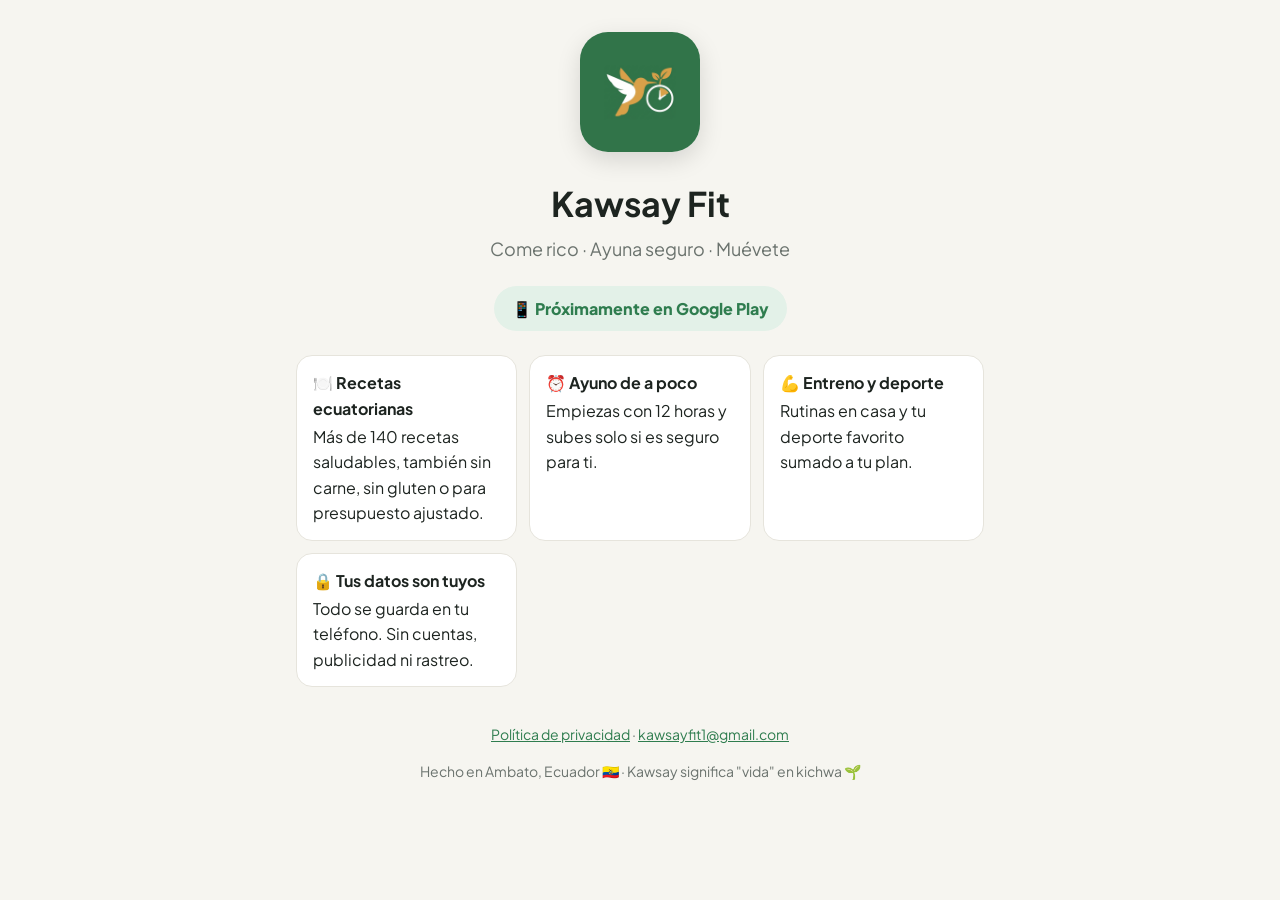
<file: index.html>
<!doctype html>
<html lang="es">
<head>
<meta charset="utf-8">
<meta name="viewport" content="width=device-width, initial-scale=1">
<title>Kawsay Fit</title>
<meta name="description" content="Kawsay Fit: recetas ecuatorianas, ayuno seguro y entreno en casa, a tu medida. Tus datos se quedan en tu teléfono.">
<link rel="icon" href="icono.png">
<link rel="stylesheet" href="fonts/fonts.css">
<style>
  :root{--bg:#f6f5f0;--card:#fff;--ink:#1d2420;--muted:#6b736e;--line:#e6e4dc;--green:#2f7d4f;--soft:#e3f1e8}
  @media (prefers-color-scheme: dark){:root{--bg:#121614;--card:#1f2523;--ink:#e8ece9;--muted:#9aa49e;--line:#2e3632;--green:#4caf74;--soft:#1d3327}}
  *{box-sizing:border-box}
  body{margin:0;background:var(--bg);color:var(--ink);font:16px/1.6 "Plus Jakarta Sans",system-ui,sans-serif}
  main{max-width:720px;margin:0 auto;padding:32px 16px 60px;text-align:center}
  img{width:120px;height:120px;border-radius:28px;box-shadow:0 8px 24px #0002}
  h1{font-size:34px;margin:18px 0 4px}
  .lema{color:var(--muted);font-size:18px;margin:0 0 22px}
  .grid{display:grid;grid-template-columns:repeat(auto-fit,minmax(200px,1fr));gap:12px;text-align:left;margin:24px 0}
  .card{background:var(--card);border:1px solid var(--line);border-radius:16px;padding:14px 16px}
  .card b{display:block;margin-bottom:2px}
  .pronto{display:inline-block;background:var(--soft);color:var(--green);font-weight:800;border-radius:999px;padding:10px 18px}
  footer{margin-top:36px;color:var(--muted);font-size:14px}
  a{color:var(--green)}
</style>
</head>
<body>
<main>
  <img src="icono.png" alt="Ícono de Kawsay Fit: un brote verde">
  <h1>Kawsay Fit</h1>
  <p class="lema">Come rico · Ayuna seguro · Muévete</p>
  <span class="pronto">📱 Próximamente en Google Play</span>
  <div class="grid">
    <div class="card"><b>🍽️ Recetas ecuatorianas</b>Más de 140 recetas saludables, también sin carne, sin gluten o para presupuesto ajustado.</div>
    <div class="card"><b>⏰ Ayuno de a poco</b>Empiezas con 12 horas y subes solo si es seguro para ti.</div>
    <div class="card"><b>💪 Entreno y deporte</b>Rutinas en casa y tu deporte favorito sumado a tu plan.</div>
    <div class="card"><b>🔒 Tus datos son tuyos</b>Todo se guarda en tu teléfono. Sin cuentas, publicidad ni rastreo.</div>
  </div>
  <footer>
    <p><a href="privacidad.html">Política de privacidad</a> · <a href="mailto:kawsayfit1@gmail.com">kawsayfit1@gmail.com</a></p>
    <p>Hecho en Ambato, Ecuador 🇪🇨 · Kawsay significa "vida" en kichwa 🌱</p>
  </footer>
</main>
</body>
</html>
</file>
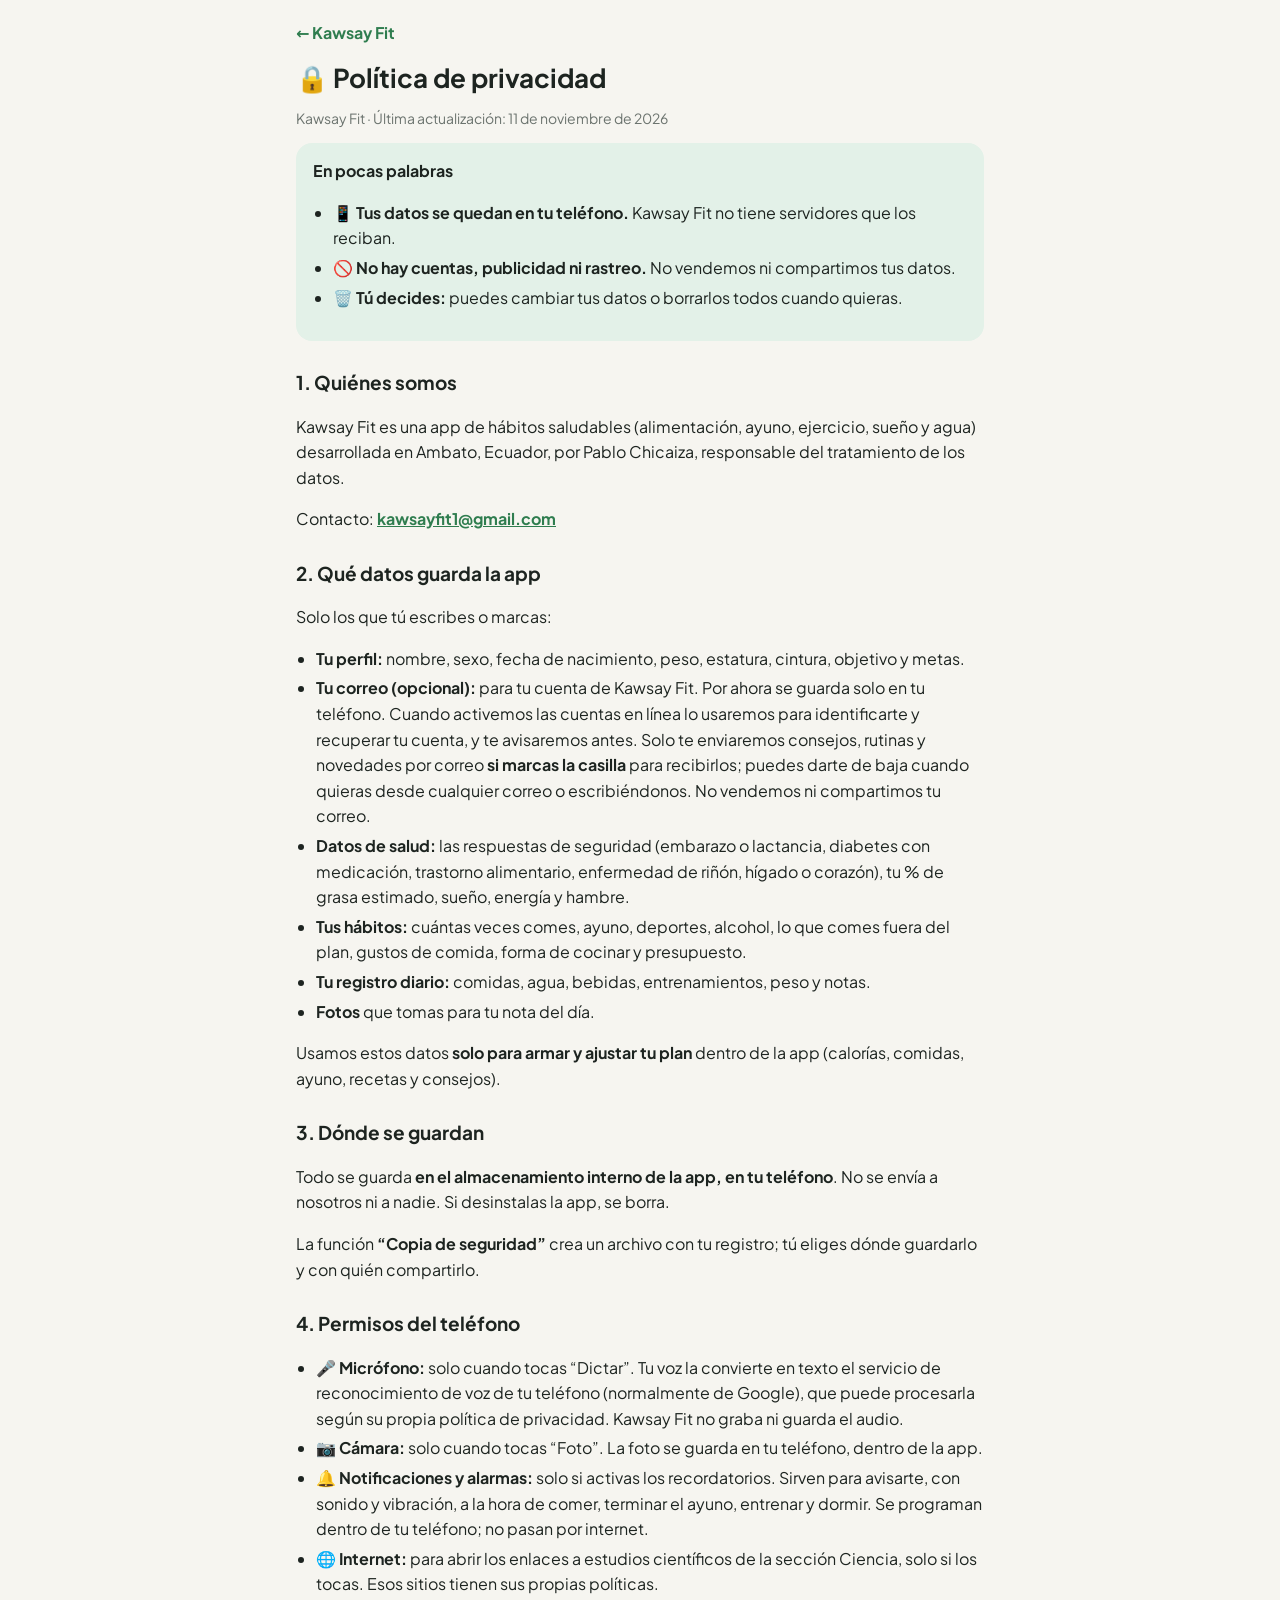
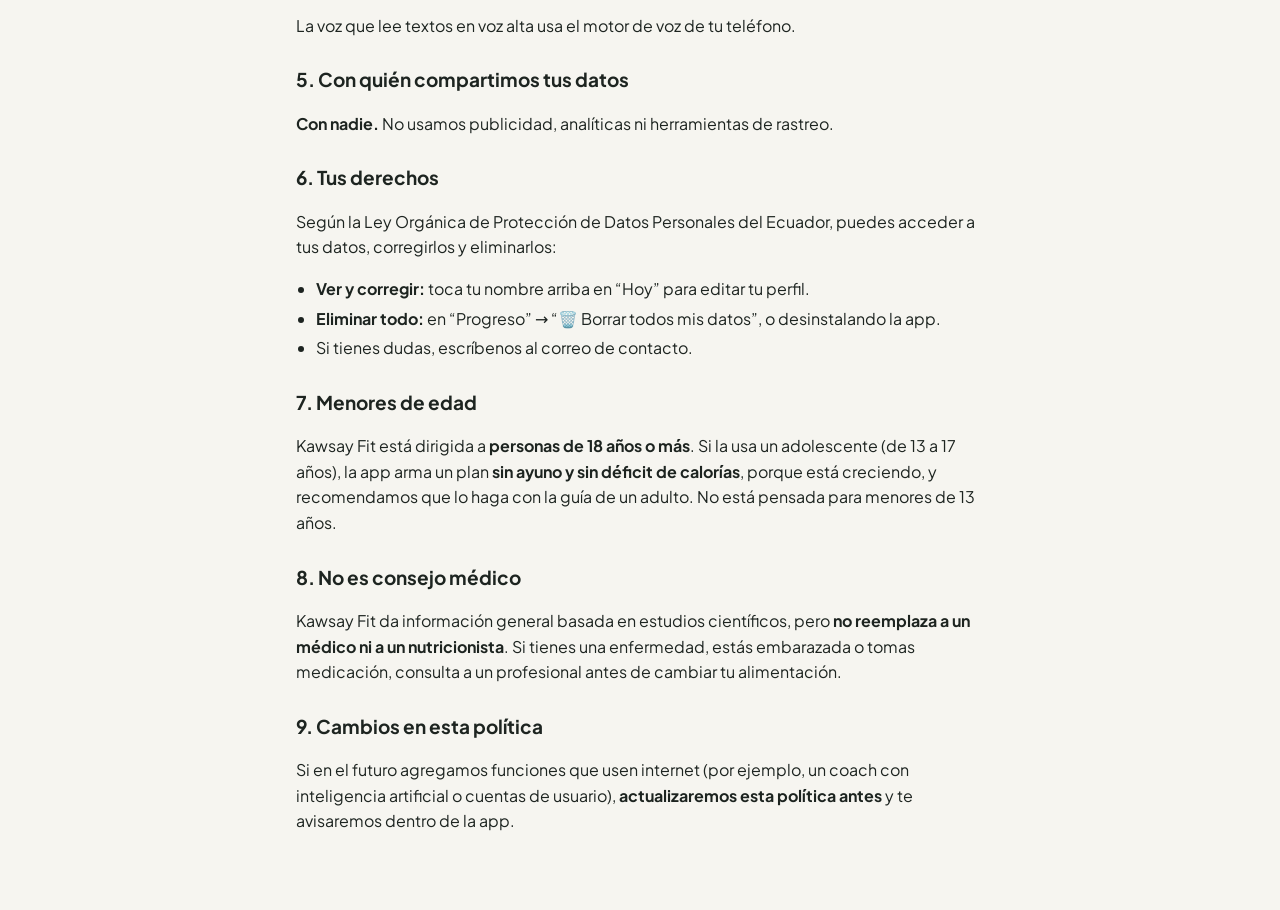
<file: privacidad.html>
<!doctype html>
<html lang="es">
<head>
<meta charset="utf-8">
<meta name="viewport" content="width=device-width, initial-scale=1">
<title>Política de privacidad · Kawsay Fit</title>
<link rel="stylesheet" href="fonts/fonts.css">
<style>
  :root{--bg:#f6f5f0;--card:#fff;--ink:#1d2420;--muted:#6b736e;--line:#e6e4dc;--green:#2f7d4f;--soft:#e3f1e8}
  @media (prefers-color-scheme: dark){:root:not([data-theme="light"]){--bg:#121614;--card:#1f2523;--ink:#e8ece9;--muted:#9aa49e;--line:#2e3632;--green:#4caf74;--soft:#1d3327}}
  :root[data-theme="dark"]{--bg:#121614;--card:#1f2523;--ink:#e8ece9;--muted:#9aa49e;--line:#2e3632;--green:#4caf74;--soft:#1d3327}
  *{box-sizing:border-box}
  body{margin:0;background:var(--bg);color:var(--ink);font:16px/1.6 "Plus Jakarta Sans",system-ui,sans-serif}
  main{max-width:720px;margin:0 auto;padding:20px 16px 60px}
  h1{font-size:26px;line-height:1.2;margin:8px 0 4px}
  h2{font-size:19px;margin:26px 0 8px}
  .muted{color:var(--muted);font-size:14px}
  .card{background:var(--card);border:1px solid var(--line);border-radius:16px;padding:14px 16px;margin:12px 0}
  .resumen{background:var(--soft);border-color:transparent}
  ul{padding-left:20px} li{margin:4px 0}
  a{color:var(--green)}
  .volver{display:inline-block;margin-bottom:8px;text-decoration:none;font-weight:700}
</style>
<script>try{var t=localStorage.getItem('kf_tema');if(t)document.documentElement.setAttribute('data-theme',t)}catch(e){}</script>
</head>
<body>
<main>
  <a class="volver" href="index.html" id="volver">← Kawsay Fit</a>
  <h1>🔒 Política de privacidad</h1>
  <p class="muted">Kawsay Fit · Última actualización: 11 de noviembre de 2026</p>

  <div class="card resumen">
    <b>En pocas palabras</b>
    <ul>
      <li>📱 <b>Tus datos se quedan en tu teléfono.</b> Kawsay Fit no tiene servidores que los reciban.</li>
      <li>🚫 <b>No hay cuentas, publicidad ni rastreo.</b> No vendemos ni compartimos tus datos.</li>
      <li>🗑️ <b>Tú decides:</b> puedes cambiar tus datos o borrarlos todos cuando quieras.</li>
    </ul>
  </div>

  <h2>1. Quiénes somos</h2>
  <p>Kawsay Fit es una app de hábitos saludables (alimentación, ayuno, ejercicio, sueño y agua) desarrollada en Ambato, Ecuador, por Pablo Chicaiza, responsable del tratamiento de los datos.</p>
  <p>Contacto: <b><a id="correo" href="mailto:kawsayfit1@gmail.com">kawsayfit1@gmail.com</a></b></p>

  <h2>2. Qué datos guarda la app</h2>
  <p>Solo los que tú escribes o marcas:</p>
  <ul>
    <li><b>Tu perfil:</b> nombre, sexo, fecha de nacimiento, peso, estatura, cintura, objetivo y metas.</li>
    <li><b>Tu correo (opcional):</b> para tu cuenta de Kawsay Fit. Por ahora se guarda solo en tu teléfono. Cuando activemos las cuentas en línea lo usaremos para identificarte y recuperar tu cuenta, y te avisaremos antes. Solo te enviaremos consejos, rutinas y novedades por correo <b>si marcas la casilla</b> para recibirlos; puedes darte de baja cuando quieras desde cualquier correo o escribiéndonos. No vendemos ni compartimos tu correo.</li>
    <li><b>Datos de salud:</b> las respuestas de seguridad (embarazo o lactancia, diabetes con medicación, trastorno alimentario, enfermedad de riñón, hígado o corazón), tu % de grasa estimado, sueño, energía y hambre.</li>
    <li><b>Tus hábitos:</b> cuántas veces comes, ayuno, deportes, alcohol, lo que comes fuera del plan, gustos de comida, forma de cocinar y presupuesto.</li>
    <li><b>Tu registro diario:</b> comidas, agua, bebidas, entrenamientos, peso y notas.</li>
    <li><b>Fotos</b> que tomas para tu nota del día.</li>
  </ul>
  <p>Usamos estos datos <b>solo para armar y ajustar tu plan</b> dentro de la app (calorías, comidas, ayuno, recetas y consejos).</p>

  <h2>3. Dónde se guardan</h2>
  <p>Todo se guarda <b>en el almacenamiento interno de la app, en tu teléfono</b>. No se envía a nosotros ni a nadie. Si desinstalas la app, se borra.</p>
  <p>La función <b>“Copia de seguridad”</b> crea un archivo con tu registro; tú eliges dónde guardarlo y con quién compartirlo.</p>

  <h2>4. Permisos del teléfono</h2>
  <ul>
    <li><b>🎤 Micrófono:</b> solo cuando tocas “Dictar”. Tu voz la convierte en texto el servicio de reconocimiento de voz de tu teléfono (normalmente de Google), que puede procesarla según su propia política de privacidad. Kawsay Fit no graba ni guarda el audio.</li>
    <li><b>📷 Cámara:</b> solo cuando tocas “Foto”. La foto se guarda en tu teléfono, dentro de la app.</li>
    <li><b>🔔 Notificaciones y alarmas:</b> solo si activas los recordatorios. Sirven para avisarte, con sonido y vibración, a la hora de comer, terminar el ayuno, entrenar y dormir. Se programan dentro de tu teléfono; no pasan por internet.</li>
    <li><b>🌐 Internet:</b> para abrir los enlaces a estudios científicos de la sección Ciencia, solo si los tocas. Esos sitios tienen sus propias políticas.</li>
  </ul>
  <p>La voz que lee textos en voz alta usa el motor de voz de tu teléfono.</p>

  <h2>5. Con quién compartimos tus datos</h2>
  <p><b>Con nadie.</b> No usamos publicidad, analíticas ni herramientas de rastreo.</p>

  <h2>6. Tus derechos</h2>
  <p>Según la Ley Orgánica de Protección de Datos Personales del Ecuador, puedes acceder a tus datos, corregirlos y eliminarlos:</p>
  <ul>
    <li><b>Ver y corregir:</b> toca tu nombre arriba en “Hoy” para editar tu perfil.</li>
    <li><b>Eliminar todo:</b> en “Progreso” → “🗑️ Borrar todos mis datos”, o desinstalando la app.</li>
    <li>Si tienes dudas, escríbenos al correo de contacto.</li>
  </ul>

  <h2>7. Menores de edad</h2>
  <p>Kawsay Fit está dirigida a <b>personas de 18 años o más</b>. Si la usa un adolescente (de 13 a 17 años), la app arma un plan <b>sin ayuno y sin déficit de calorías</b>, porque está creciendo, y recomendamos que lo haga con la guía de un adulto. No está pensada para menores de 13 años.</p>

  <h2>8. No es consejo médico</h2>
  <p>Kawsay Fit da información general basada en estudios científicos, pero <b>no reemplaza a un médico ni a un nutricionista</b>. Si tienes una enfermedad, estás embarazada o tomas medicación, consulta a un profesional antes de cambiar tu alimentación.</p>

  <h2>9. Cambios en esta política</h2>
  <p>Si en el futuro agregamos funciones que usen internet (por ejemplo, un coach con inteligencia artificial o cuentas de usuario), <b>actualizaremos esta política antes</b> y te avisaremos dentro de la app.</p>
</main>
<script>
  // Dentro de la app: "Volver" regresa a la pantalla anterior
  if (history.length > 1) document.getElementById('volver').addEventListener('click', function (e) { e.preventDefault(); history.back(); });
</script>
</body>
</html>
</file>
<file: fonts/fonts.css>
/* Plus Jakarta Sans (SIL Open Font License 1.1, ver OFL-LICENSE.txt) incluida en la app: funciona sin internet y sin avisar a Google Fonts. */
@font-face{font-family:'Plus Jakarta Sans';font-style:normal;font-weight:400;font-display:swap;src:url(plus-jakarta-sans-latin-400-normal.woff2) format('woff2')}
@font-face{font-family:'Plus Jakarta Sans';font-style:normal;font-weight:500;font-display:swap;src:url(plus-jakarta-sans-latin-500-normal.woff2) format('woff2')}
@font-face{font-family:'Plus Jakarta Sans';font-style:normal;font-weight:600;font-display:swap;src:url(plus-jakarta-sans-latin-600-normal.woff2) format('woff2')}
@font-face{font-family:'Plus Jakarta Sans';font-style:normal;font-weight:700;font-display:swap;src:url(plus-jakarta-sans-latin-700-normal.woff2) format('woff2')}
@font-face{font-family:'Plus Jakarta Sans';font-style:normal;font-weight:800;font-display:swap;src:url(plus-jakarta-sans-latin-800-normal.woff2) format('woff2')}
</file>
